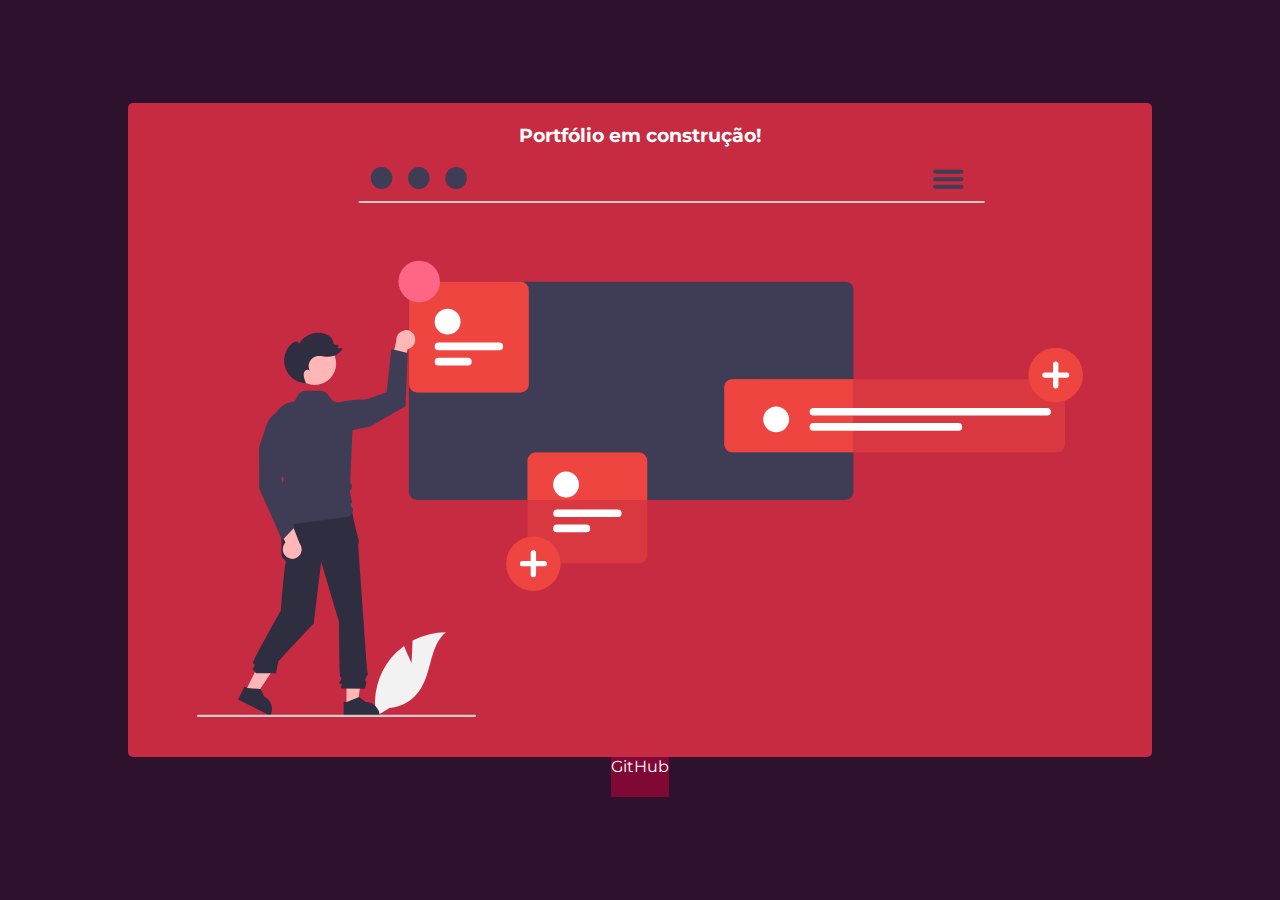
<file: index.html>
<!DOCTYPE html>
<html lang="pt-BR">
<head>
    <meta charset="UTF-8">
    <meta http-equiv="X-UA-Compatible" content="IE=edge">
    <meta name="viewport" content="width=device-width, initial-scale=1.0">
    <link rel="shortcut icon" href="assets/img/favicon.png" type="image/x-icon">
    <link rel="stylesheet" href="assets/css/main.css">
    <title>Ernane William Silva</title>
    <!-- Google tag (gtag.js) -->
<script async src="https://www.googletagmanager.com/gtag/js?id=G-HTH2N3CXVG"></script>
<script>
    window.dataLayer = window.dataLayer || [];
    function gtag(){dataLayer.push(arguments);}
    gtag('js', new Date());

    gtag('config', 'G-HTH2N3CXVG');
</script>
</head>
<body>
    
    <div class="container">
        <p>Portfólio em construção!</p>
        <img src="assets/img/add_information.svg" alt="Adicionando informações a um site">
    </div>
    <!-- <a target="_blank" href="https://icons8.com/icon/9Za2qWr0pN0J/xml-de-miniatura-de-espaço-reservado">XML de miniatura de espaço reservado</a> icon by <a target="_blank" href="https://icons8.com">Icons8</a> -->

    <footer>
        <p>
            <a href="">GitHub</a>
        </p>
    </footer>
</body>
</html>
</file>
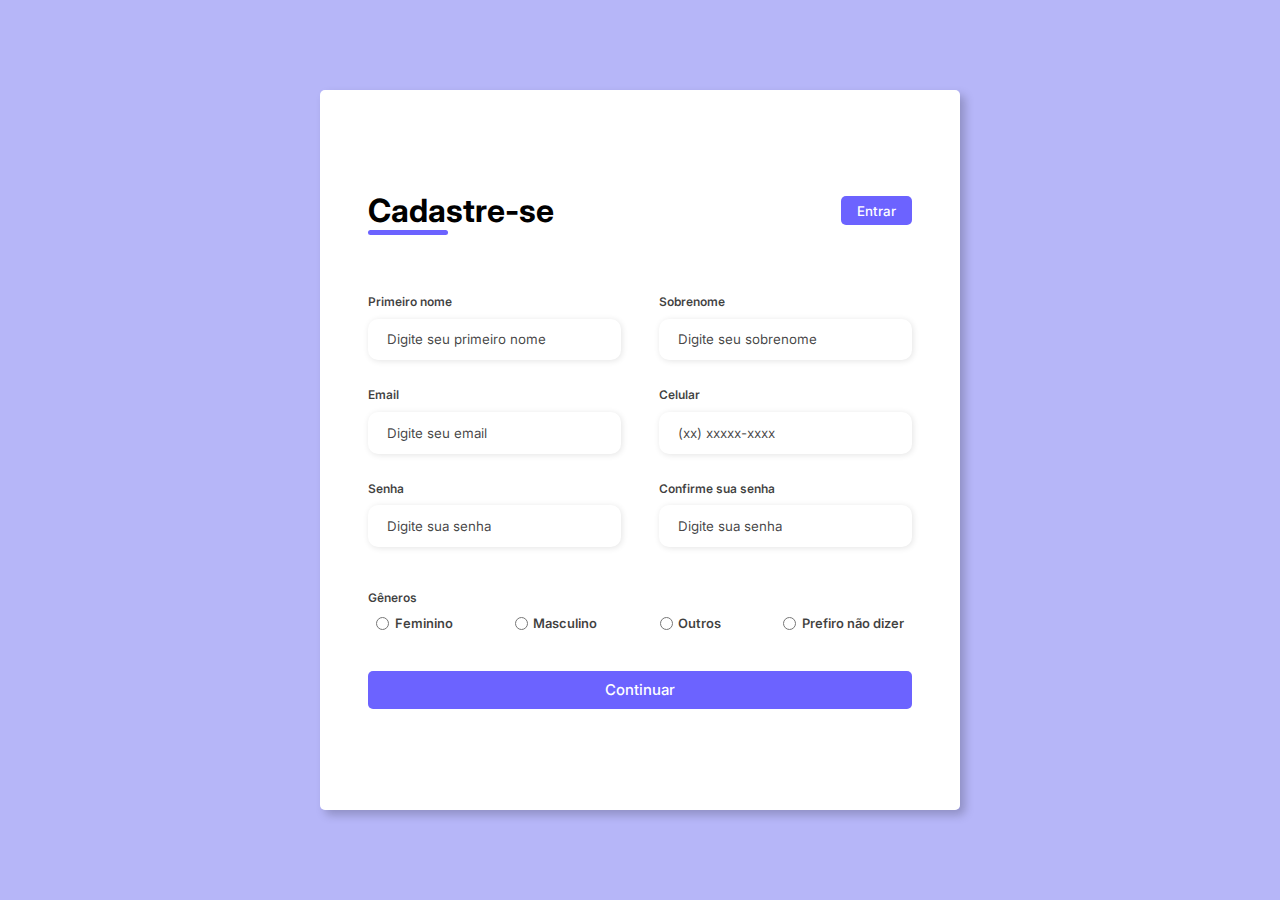
<file: projetos/html-css/form-cad-resp/index.html>
<!DOCTYPE html>
<html lang="pt-br">
<head>
    <meta charset="UTF-8">
    <meta http-equiv="X-UA-Compatible" content="IE=edge">
    <meta name="viewport" content="width=device-width, initial-scale=1.0">
    <title>Formulário de Cadastro</title>
    <link rel="stylesheet" href="assets/css/style.css">
</head>
<body>
    <div class="container">
        <div class="form-image">
            <img src="assets/images/undraw_shopping_re_hdd9.svg" alt="Ilustração de compras">
        </div>
        <div class="form">
            <form action="#">
                <div class="form-header">
                    <div class="title">
                        <h1>Cadastre-se</h1>
                    </div>
                    <div class="login-button">
                        <button><a href="#">Entrar</a></button>
                    </div>
                </div>

                <div class="input-group">
                    <div class="input-box">
                        <label for="firstname">Primeiro nome</label>
                        <input type="text" name="firstname" id="firstname" placeholder="Digite seu primeiro nome" required>
                    </div>

                    <div class="input-box">
                        <label for="lastname">Sobrenome</label>
                        <input type="text" name="lastname" id="lastname" placeholder="Digite seu sobrenome" required>
                    </div>

                    <div class="input-box">
                        <label for="email">Email</label>
                        <input type="email" name="email" id="email" placeholder="Digite seu email" required>
                    </div>

                    <div class="input-box">
                        <label for="number">Celular</label>
                        <input type="tel" name="number" id="number" placeholder="(xx) xxxxx-xxxx" required>
                    </div>
                    
                    <div class="input-box">
                        <label for="password">Senha</label>
                        <input type="password" name="password" id="password" placeholder="Digite sua senha" required>
                    </div>

                    <div class="input-box">
                        <label for="Confirmpassword">Confirme sua senha</label>
                        <input type="password" name="Confirmpassword" id="Confirmpassword" placeholder="Digite sua senha" required>
                    </div>
                </div> <!-- Fim do input-group -->

                <div class="gender-title">
                    <h6>Gêneros</h6>
                </div>

                <div class="gender-group">
                    <div class="gender-input">
                        <input type="radio" name="gender" id="female">
                        <label for="female">Feminino</label>
                    </div>
                    
                    <div class="gender-input">
                        <input type="radio" name="gender" id="male">
                        <label for="male">Masculino</label>
                    </div>

                    <div class="gender-input">
                        <input type="radio" name="gender" id="other">
                        <label for="other">Outros</label>
                    </div>

                    <div class="gender-input">
                        <input type="radio" name="gender" id="none">
                        <label for="none">Prefiro não dizer</label>
                    </div>
                </div> <!-- Fim do gender-inputs -->

                <div class="continue-button">
                    <button><a href="#">Continuar</a></button>
                </div>
            </form>
        </div>
    </div>
</body>
</html>
</file>
<file: assets/css/main.css>
@import url("https://fonts.googleapis.com/css2?family=Montserrat:wght@300;400;500;700&display=swap");
@import url("https://fonts.googleapis.com/css2?family=Montserrat:wght@300;400;500;700&display=swap");
* {
  margin: 0;
  padding: 0;
  box-sizing: border-box;
  font-size: 16px;
}

body {
  font-family: "Montserrat", sans-serif;
  background-color: #2e122d;
  color: white;
  display: flex;
  height: 100vh;
  justify-content: center;
  align-items: center;
}

body {
  display: flex;
  flex-direction: column;
}
body .container {
  background-color: #c72b41;
  width: 80vw;
  padding: 20px;
  border-radius: 5px;
  display: flex;
  flex-direction: column;
  justify-content: center;
  align-items: center;
}
body .container p {
  font-size: 1.2rem;
  font-weight: bold;
  text-align: center;
}
body .container img {
  max-width: 90%;
  margin: 20px 0px;
}
body footer a {
  color: #fff;
  text-decoration: none;
  display: block;
  width: auto;
  height: 40px;
  background-color: #800834;
  text-align: center;
}/*# sourceMappingURL=main.css.map */
</file>
<file: projetos/html-css/form-cad-resp/assets/css/style.css>
@charset "UTF-8";

@import url('https://fonts.googleapis.com/css2?family=Inter:wght@100;200;300;400;500&display=swap');
* {
    padding: 0;
    margin: 0;
    box-sizing: border-box;
    font-family: 'Inter', sans-serif;
}

body {
    width: 100%;
    height: 100vh;
    display: flex;
    justify-content: center;
    align-items: center;
    background: #0c0ce94d;
}

.container {
    width: 80%;
    height: 80vh;
    display: flex;
    box-shadow: 5px 5px 10px rgba(0, 0, 0, .212);
    border-radius: 5px;
    overflow: hidden;
    transition: width .2s;
}

.form-image {
    width: 50%;
    display: flex;
    justify-content: center;
    align-items: center;
    background-color: #fde3a7d7;
    padding: 1rem;
}

.form-image img {
    width: 31rem;
}

.form {
    width: 50%;
    display: flex;
    justify-content: center;
    align-items: center;
    flex-direction: column;
    background-color: #fff;
    padding: 3rem;
}

.form-header {
    margin-bottom: 3rem;
    display: flex;
    justify-content: space-between;
}

.login-button {
    display: flex;
    align-items: center;
}

.login-button button {
    border: none;
    background-color: #6c63ff;
    padding: 0.4rem 1rem;
    border-radius: 5px;
    cursor: pointer;
}

.login-button button:hover {
    background-color: #6b63fff1;
}

.login-button button a {
    text-decoration: none;
    font-weight: 500;
    color: #fff;
}

.form-header h1::after { /* Cria a linha colorida abaixo do título */
    content: '';
    display: block;
    width: 5rem;
    height: 0.3rem;
    background-color: #6c63ff;
    margin: 0 auto;
    position: absolute;
    border-radius: 10px;
}

.input-group {
    display: flex;
    flex-wrap: wrap;
    justify-content: space-between;
    padding: 1rem 0;
}

.input-box {
    display: flex;
    flex-direction: column;
    margin-bottom: 1.1rem;
}

.input-box input {
    margin: 0.6rem 0;
    padding: 0.8rem 1.2rem;
    border: none;
    border-radius: 10px;
    box-shadow: 1px 1px 6px #0000001c;
}

.input-box input:hover {
    background-color: #eeeeee75;
}

.input-box input:focus-visible {
    outline: 1px solid #6c63ff;
}

.input-box label,
.gender-title h6 {
    font-size: 0.75rem;
    font-weight: 600;
    color: #000000c0;
}

.input-box input::placeholder {
    color: #000000be;
}

.gender-group {
    display: flex;
    justify-content: space-between;
    margin-top: 0.62rem;
    padding: 0 0.5rem;
}

.gender-input {
    display: flex;
    align-items: center;
}

.gender-input input {
    margin-right: 0.35rem;
}

.gender-input label {
    font-size: 0.81rem;
    font-weight: 600;
    color: #000000c0;
}

.continue-button button {
    width: 100%;
    margin-top: 2.5rem;
    border: none;
    background-color: #6c63ff;
    padding: 0.62rem;
    border-radius: 5px;
    cursor: pointer;
}

.continue-button button:hover {
    background-color: #6b63fff1;
}

.continue-button button a {
    text-decoration: none;
    font-size: 0.93rem;
    font-weight: 500;
    color: #fff;
}

@media screen and (max-width: 1340px) {
    .form-image {
        display: none;
    }
    .container {
        width: 50%;
    }
    .form {
        width: 100%;
    }
}

@media screen and (max-width: 1070px) {
    .container {
        width: 330px;
        height: auto;
    }
    .input-group {
        flex-direction: column;
        overflow-y: scroll;
        flex-wrap: nowrap;
        max-height: 10rem;
        padding-right: 4rem;
    }
    .gender-inputs {
        margin-top: 2rem;
    }
    .gender-group {
        flex-direction: column;
    }
    .gender-input {
        margin-top: 0.5rem;
    }
    .gender-title h6 {
        margin-top: 1.5rem;
    }
}
</file>
